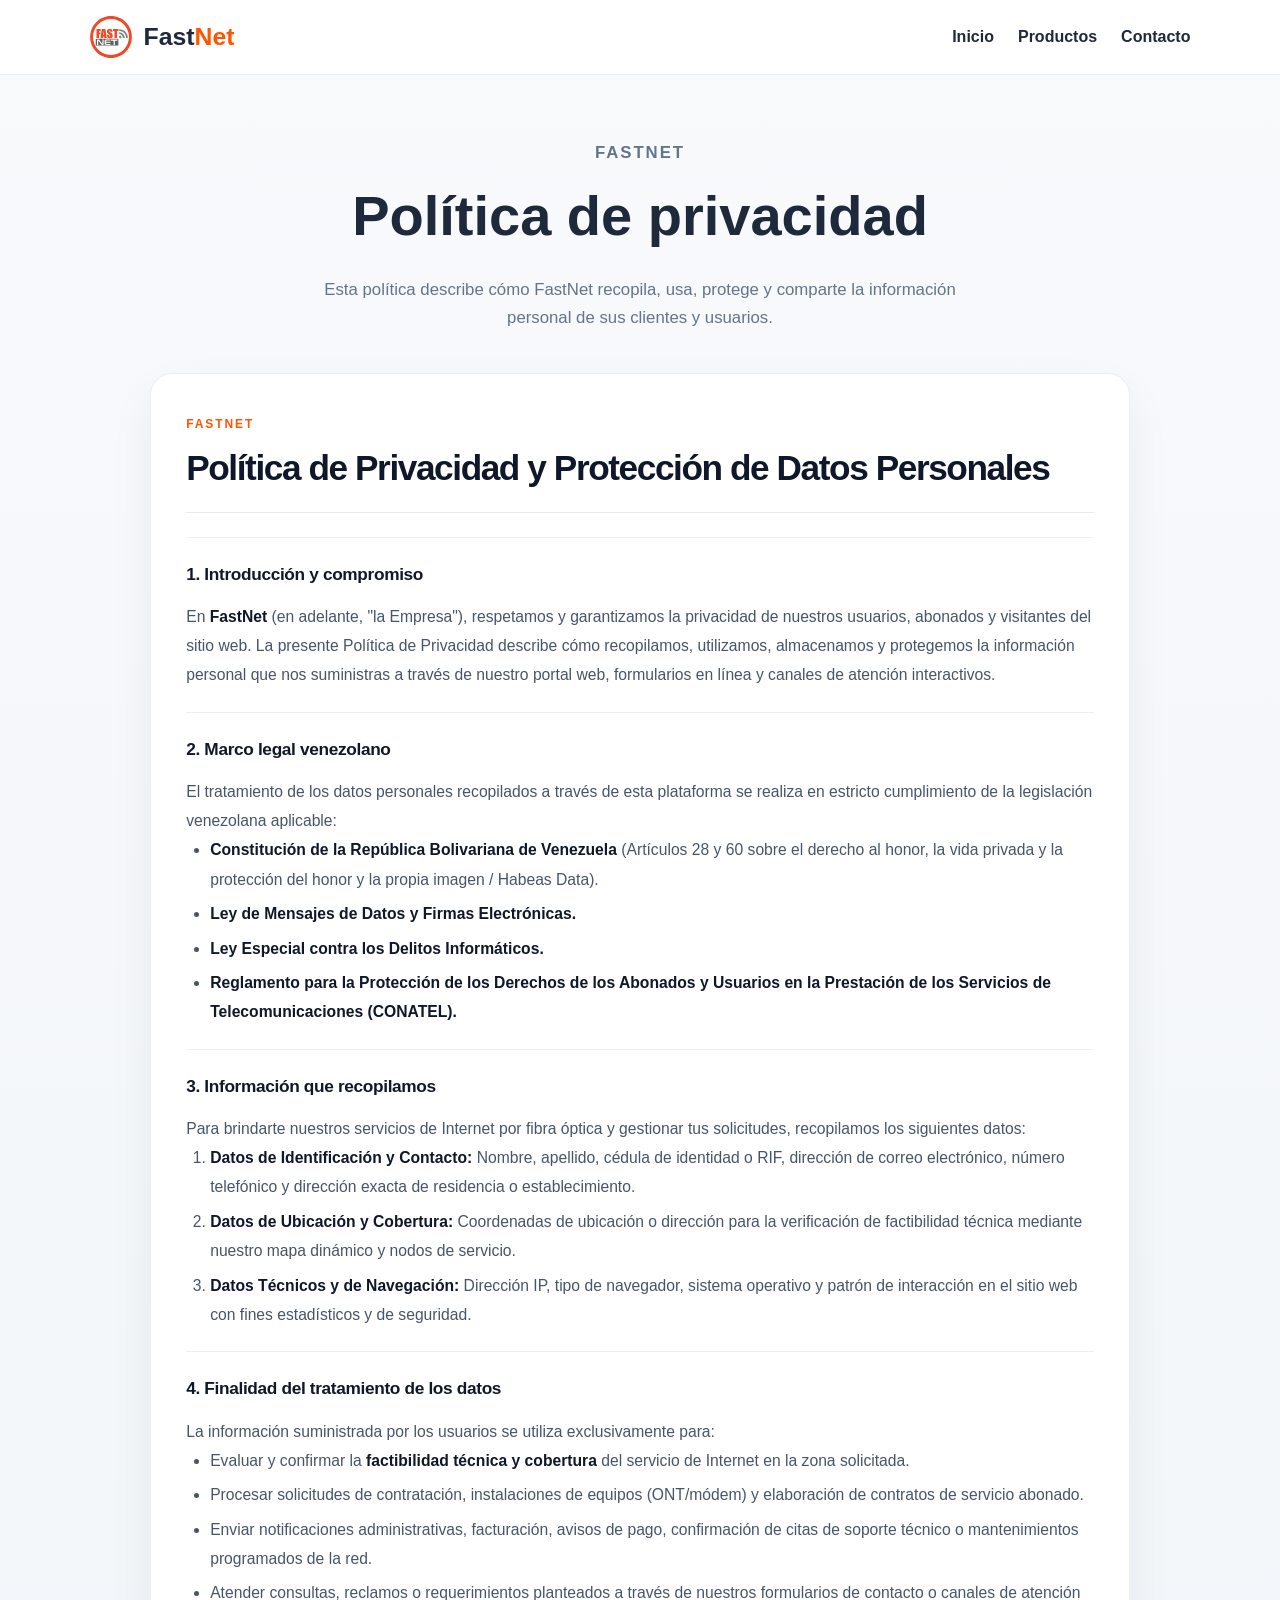
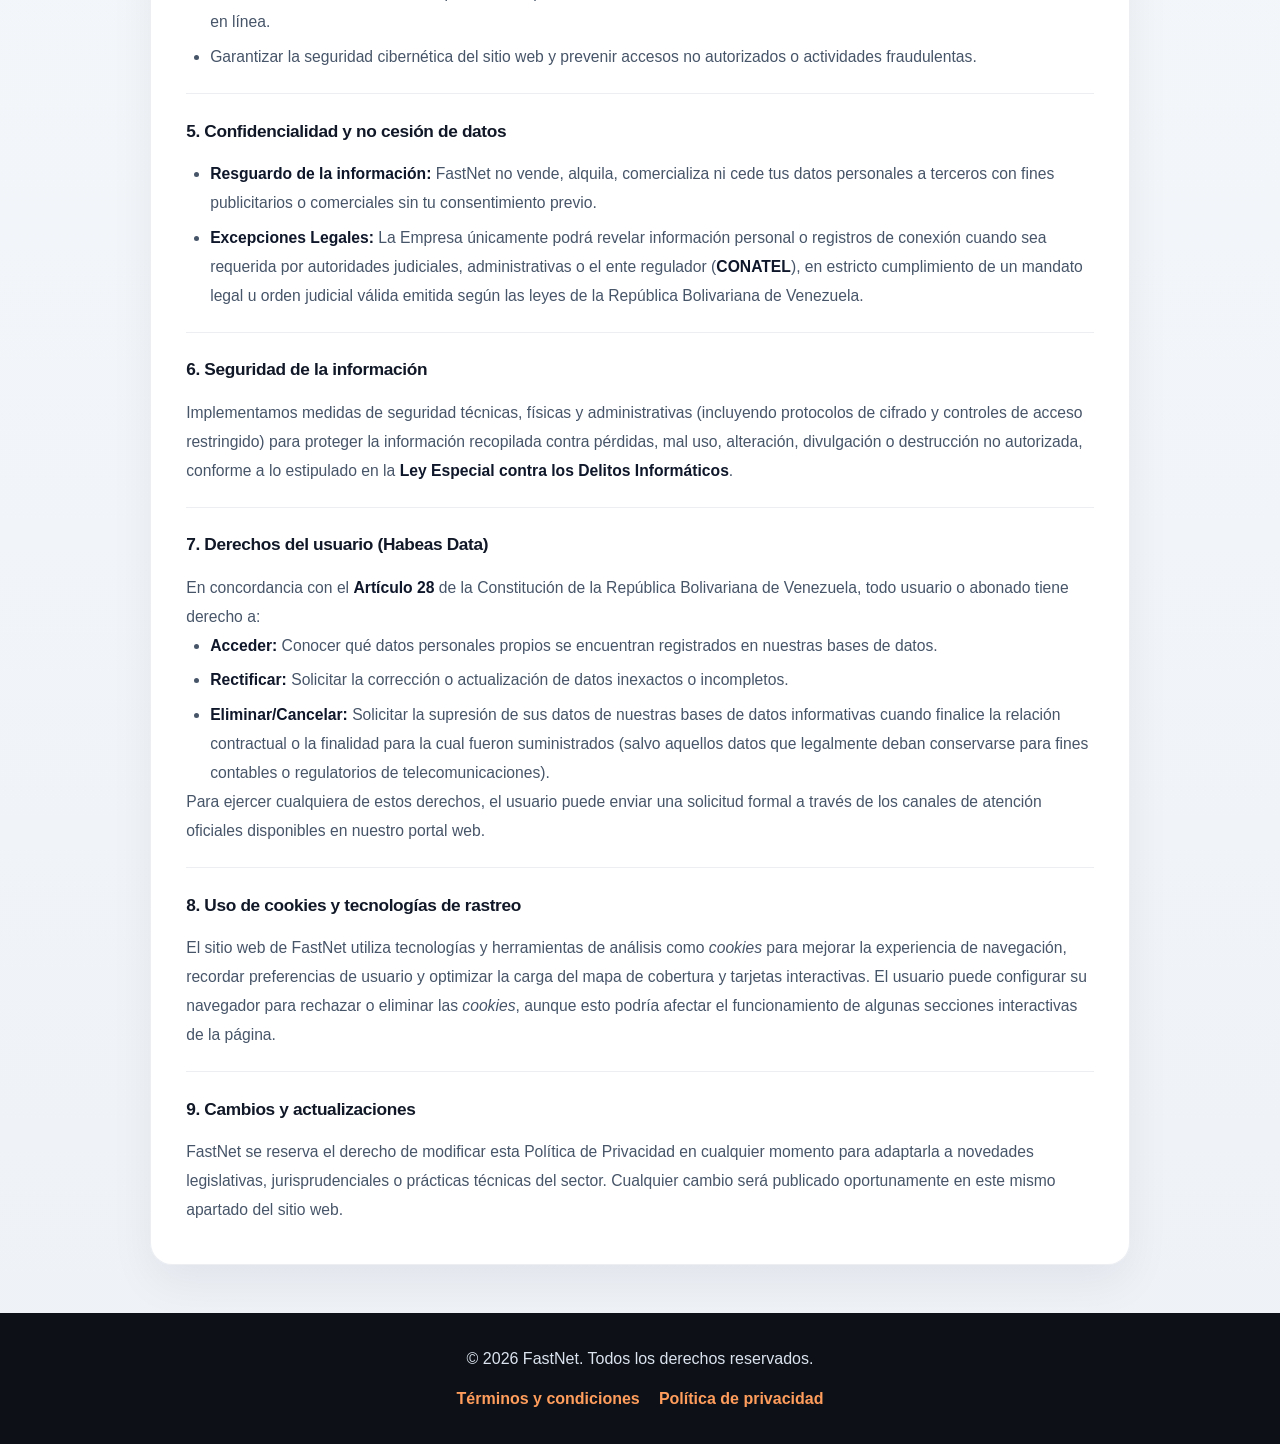
<file: pages/legal/politica-privacidad.html>
<!DOCTYPE html>
<html lang="es">
<head>
    <meta charset="UTF-8">
    <meta name="viewport" content="width=device-width, initial-scale=1.0">
    <title>Política de privacidad | FastNet</title>
    <link rel="stylesheet" href="./politica-privacidad.css">
    <link rel="icon" type="image/png" href="../../assets/img/LOGO-FASTNET-CIRCULAR.svg">
</head>
<body>
    <header class="legal-header">
        <div class="logo-container">
            <img src="../../assets/img/LOGO-FASTNET-CIRCULAR.svg" alt="FastNet Logo" id="Logotipo">
            <span class="logo-text">Fast<span>Net</span></span>
        </div>
        <nav class="legal-nav">
            <a href="../../index.html">Inicio</a>
            <a href="../public/productos.html">Productos</a>
            <a href="../public/contratar.html">Contacto</a>
        </nav>
    </header>

    <main class="legal-page">
        <section class="legal-hero">
            <p class="eyebrow">FastNet</p>
            <h1>Política de privacidad</h1>
            <p>Esta política describe cómo FastNet recopila, usa, protege y comparte la información personal de sus clientes y usuarios.</p>
        </section>

        <section class="legal-content">
            <article class="legal-document">
                <div class="legal-intro">
                    <p class="eyebrow">FastNet</p>
                    <h2>Política de Privacidad y Protección de Datos Personales</h2>
                </div>

                <div class="legal-block">
                    <h3>1. Introducción y compromiso</h3>
                    <p>En <strong>FastNet</strong> (en adelante, "la Empresa"), respetamos y garantizamos la privacidad de nuestros usuarios, abonados y visitantes del sitio web. La presente Política de Privacidad describe cómo recopilamos, utilizamos, almacenamos y protegemos la información personal que nos suministras a través de nuestro portal web, formularios en línea y canales de atención interactivos.</p>
                </div>

                <div class="legal-block">
                    <h3>2. Marco legal venezolano</h3>
                    <p>El tratamiento de los datos personales recopilados a través de esta plataforma se realiza en estricto cumplimiento de la legislación venezolana aplicable:</p>
                    <ul>
                        <li><strong>Constitución de la República Bolivariana de Venezuela</strong> (Artículos 28 y 60 sobre el derecho al honor, la vida privada y la protección del honor y la propia imagen / Habeas Data).</li>
                        <li><strong>Ley de Mensajes de Datos y Firmas Electrónicas.</strong></li>
                        <li><strong>Ley Especial contra los Delitos Informáticos.</strong></li>
                        <li><strong>Reglamento para la Protección de los Derechos de los Abonados y Usuarios en la Prestación de los Servicios de Telecomunicaciones (CONATEL).</strong></li>
                    </ul>
                </div>

                <div class="legal-block">
                    <h3>3. Información que recopilamos</h3>
                    <p>Para brindarte nuestros servicios de Internet por fibra óptica y gestionar tus solicitudes, recopilamos los siguientes datos:</p>
                    <ol>
                        <li><strong>Datos de Identificación y Contacto:</strong> Nombre, apellido, cédula de identidad o RIF, dirección de correo electrónico, número telefónico y dirección exacta de residencia o establecimiento.</li>
                        <li><strong>Datos de Ubicación y Cobertura:</strong> Coordenadas de ubicación o dirección para la verificación de factibilidad técnica mediante nuestro mapa dinámico y nodos de servicio.</li>
                        <li><strong>Datos Técnicos y de Navegación:</strong> Dirección IP, tipo de navegador, sistema operativo y patrón de interacción en el sitio web con fines estadísticos y de seguridad.</li>
                    </ol>
                </div>

                <div class="legal-block">
                    <h3>4. Finalidad del tratamiento de los datos</h3>
                    <p>La información suministrada por los usuarios se utiliza exclusivamente para:</p>
                    <ul>
                        <li>Evaluar y confirmar la <strong>factibilidad técnica y cobertura</strong> del servicio de Internet en la zona solicitada.</li>
                        <li>Procesar solicitudes de contratación, instalaciones de equipos (ONT/módem) y elaboración de contratos de servicio abonado.</li>
                        <li>Enviar notificaciones administrativas, facturación, avisos de pago, confirmación de citas de soporte técnico o mantenimientos programados de la red.</li>
                        <li>Atender consultas, reclamos o requerimientos planteados a través de nuestros formularios de contacto o canales de atención en línea.</li>
                        <li>Garantizar la seguridad cibernética del sitio web y prevenir accesos no autorizados o actividades fraudulentas.</li>
                    </ul>
                </div>

                <div class="legal-block">
                    <h3>5. Confidencialidad y no cesión de datos</h3>
                    <ul>
                        <li><strong>Resguardo de la información:</strong> FastNet no vende, alquila, comercializa ni cede tus datos personales a terceros con fines publicitarios o comerciales sin tu consentimiento previo.</li>
                        <li><strong>Excepciones Legales:</strong> La Empresa únicamente podrá revelar información personal o registros de conexión cuando sea requerida por autoridades judiciales, administrativas o el ente regulador (<strong>CONATEL</strong>), en estricto cumplimiento de un mandato legal u orden judicial válida emitida según las leyes de la República Bolivariana de Venezuela.</li>
                    </ul>
                </div>

                <div class="legal-block">
                    <h3>6. Seguridad de la información</h3>
                    <p>Implementamos medidas de seguridad técnicas, físicas y administrativas (incluyendo protocolos de cifrado y controles de acceso restringido) para proteger la información recopilada contra pérdidas, mal uso, alteración, divulgación o destrucción no autorizada, conforme a lo estipulado en la <strong>Ley Especial contra los Delitos Informáticos</strong>.</p>
                </div>

                <div class="legal-block">
                    <h3>7. Derechos del usuario (Habeas Data)</h3>
                    <p>En concordancia con el <strong>Artículo 28</strong> de la Constitución de la República Bolivariana de Venezuela, todo usuario o abonado tiene derecho a:</p>
                    <ul>
                        <li><strong>Acceder:</strong> Conocer qué datos personales propios se encuentran registrados en nuestras bases de datos.</li>
                        <li><strong>Rectificar:</strong> Solicitar la corrección o actualización de datos inexactos o incompletos.</li>
                        <li><strong>Eliminar/Cancelar:</strong> Solicitar la supresión de sus datos de nuestras bases de datos informativas cuando finalice la relación contractual o la finalidad para la cual fueron suministrados (salvo aquellos datos que legalmente deban conservarse para fines contables o regulatorios de telecomunicaciones).</li>
                    </ul>
                    <p>Para ejercer cualquiera de estos derechos, el usuario puede enviar una solicitud formal a través de los canales de atención oficiales disponibles en nuestro portal web.</p>
                </div>

                <div class="legal-block">
                    <h3>8. Uso de cookies y tecnologías de rastreo</h3>
                    <p>El sitio web de FastNet utiliza tecnologías y herramientas de análisis como <em>cookies</em> para mejorar la experiencia de navegación, recordar preferencias de usuario y optimizar la carga del mapa de cobertura y tarjetas interactivas. El usuario puede configurar su navegador para rechazar o eliminar las <em>cookies</em>, aunque esto podría afectar el funcionamiento de algunas secciones interactivas de la página.</p>
                </div>

                <div class="legal-block">
                    <h3>9. Cambios y actualizaciones</h3>
                    <p>FastNet se reserva el derecho de modificar esta Política de Privacidad en cualquier momento para adaptarla a novedades legislativas, jurisprudenciales o prácticas técnicas del sector. Cualquier cambio será publicado oportunamente en este mismo apartado del sitio web.</p>
                </div>
            </article>
        </section>
    </main>

    <footer class="legal-footer">
        <p>© 2026 FastNet. Todos los derechos reservados.</p>
        <div class="legal-footer-links">
            <a href="./terminos-condiciones.html">Términos y condiciones</a>
            <a href="./politica-privacidad.html">Política de privacidad</a>
        </div>
    </footer>
</body>
</html>
</file>
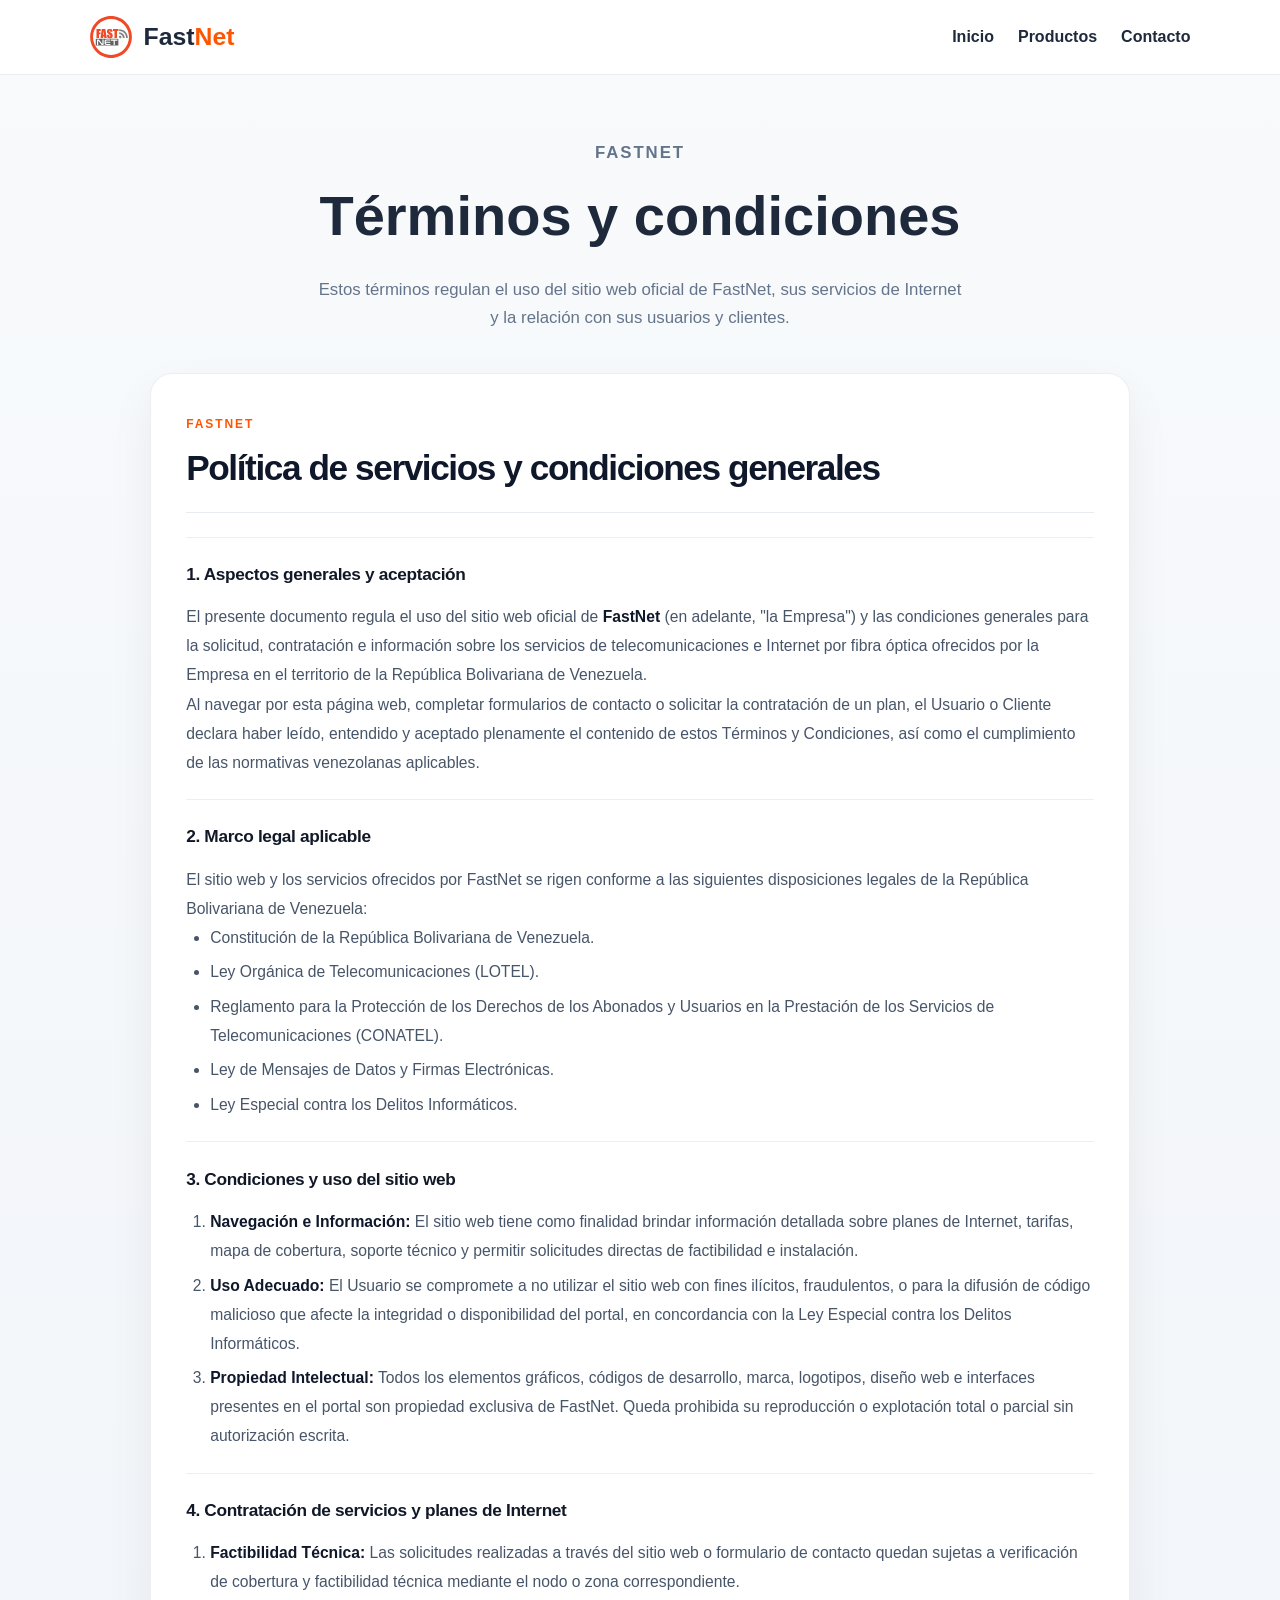
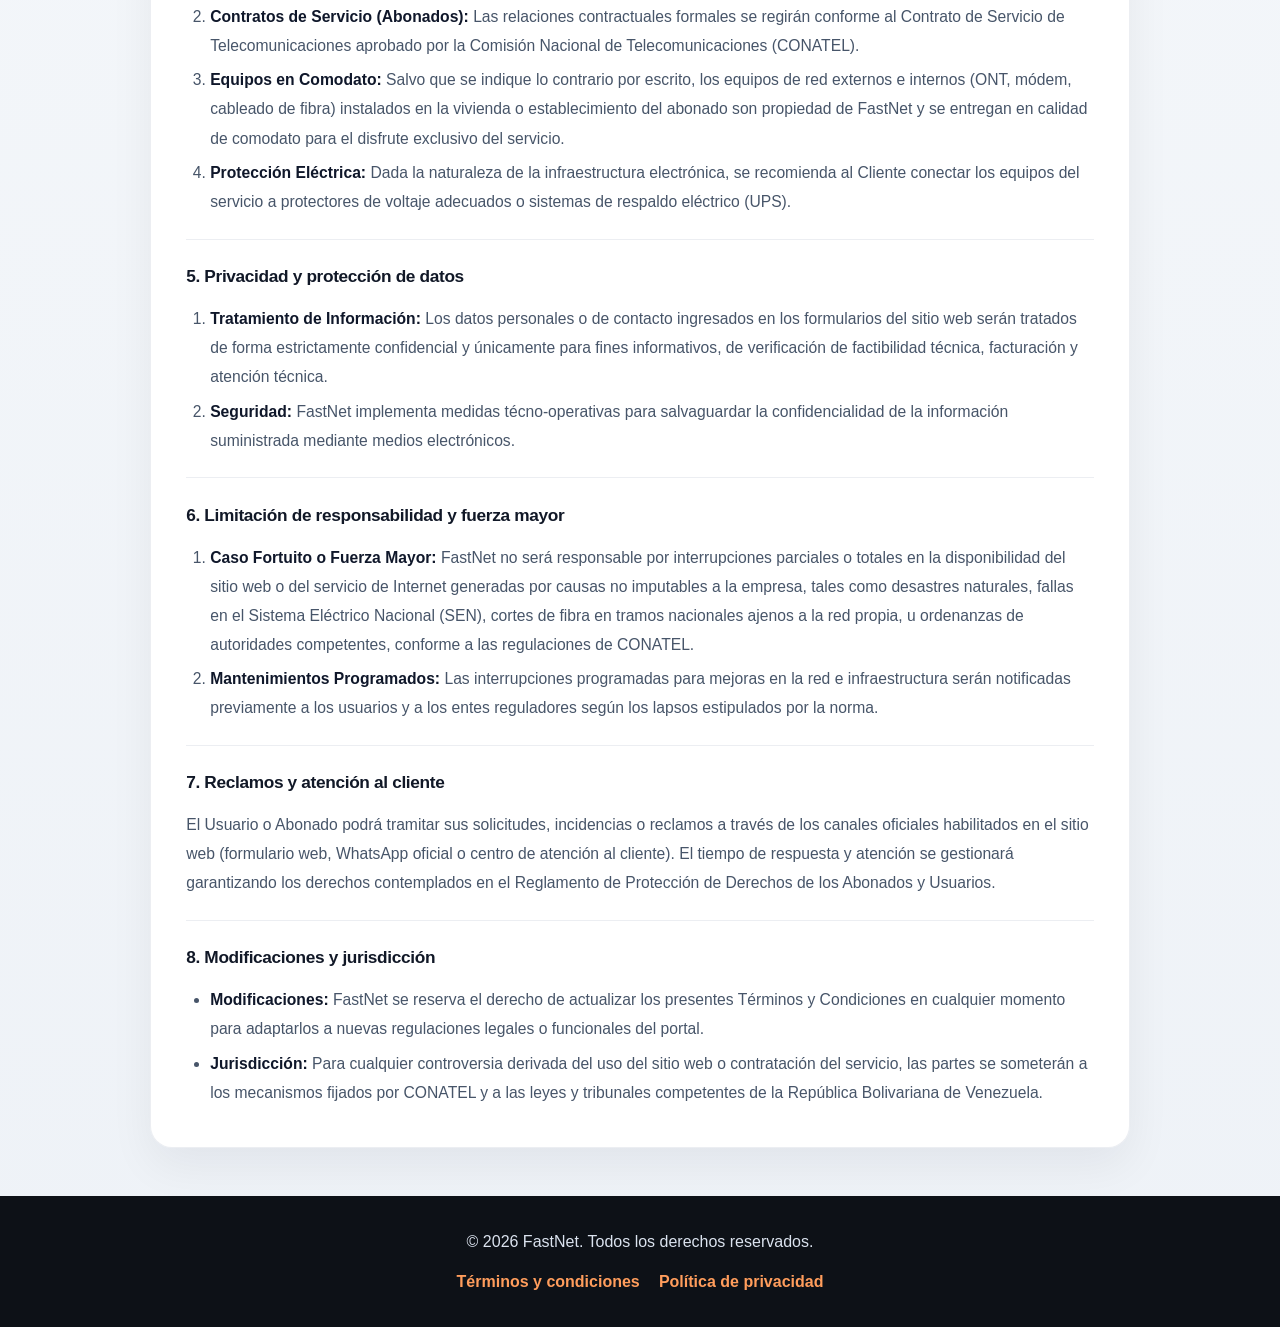
<file: pages/legal/terminos-condiciones.html>
<!DOCTYPE html>
<html lang="es">
<head>
    <meta charset="UTF-8">
    <meta name="viewport" content="width=device-width, initial-scale=1.0">
    <title>Términos y condiciones | FastNet</title>
    <link rel="stylesheet" href="./terminos-condiciones.css">
    <link rel="icon" type="image/png" href="../../assets/img/LOGO-FASTNET-CIRCULAR.svg">
</head>
<body>
    <header class="legal-header">
        <div class="logo-container">
            <img src="../../assets/img/LOGO-FASTNET-CIRCULAR.svg" alt="FastNet Logo" id="Logotipo">
            <span class="logo-text">Fast<span>Net</span></span>
        </div>
        <nav class="legal-nav">
            <a href="../../index.html">Inicio</a>
            <a href="../public/productos.html">Productos</a>
            <a href="../public/contratar.html">Contacto</a>
        </nav>
    </header>

    <main class="legal-page">
        <section class="legal-hero">
            <p class="eyebrow">FastNet</p>
            <h1>Términos y condiciones</h1>
            <p>Estos términos regulan el uso del sitio web oficial de FastNet, sus servicios de Internet y la relación con sus usuarios y clientes.</p>
        </section>

        <section class="legal-content">
            <article class="legal-document">
                <div class="legal-intro">
                    <p class="eyebrow">FastNet</p>
                    <h2>Política de servicios y condiciones generales</h2>
                </div>

                <div class="legal-block">
                    <h3>1. Aspectos generales y aceptación</h3>
                    <p>El presente documento regula el uso del sitio web oficial de <strong>FastNet</strong> (en adelante, "la Empresa") y las condiciones generales para la solicitud, contratación e información sobre los servicios de telecomunicaciones e Internet por fibra óptica ofrecidos por la Empresa en el territorio de la República Bolivariana de Venezuela.</p>
                    <p>Al navegar por esta página web, completar formularios de contacto o solicitar la contratación de un plan, el Usuario o Cliente declara haber leído, entendido y aceptado plenamente el contenido de estos Términos y Condiciones, así como el cumplimiento de las normativas venezolanas aplicables.</p>
                </div>

                <div class="legal-block">
                    <h3>2. Marco legal aplicable</h3>
                    <p>El sitio web y los servicios ofrecidos por FastNet se rigen conforme a las siguientes disposiciones legales de la República Bolivariana de Venezuela:</p>
                    <ul>
                        <li>Constitución de la República Bolivariana de Venezuela.</li>
                        <li>Ley Orgánica de Telecomunicaciones (LOTEL).</li>
                        <li>Reglamento para la Protección de los Derechos de los Abonados y Usuarios en la Prestación de los Servicios de Telecomunicaciones (CONATEL).</li>
                        <li>Ley de Mensajes de Datos y Firmas Electrónicas.</li>
                        <li>Ley Especial contra los Delitos Informáticos.</li>
                    </ul>
                </div>

                <div class="legal-block">
                    <h3>3. Condiciones y uso del sitio web</h3>
                    <ol>
                        <li><strong>Navegación e Información:</strong> El sitio web tiene como finalidad brindar información detallada sobre planes de Internet, tarifas, mapa de cobertura, soporte técnico y permitir solicitudes directas de factibilidad e instalación.</li>
                        <li><strong>Uso Adecuado:</strong> El Usuario se compromete a no utilizar el sitio web con fines ilícitos, fraudulentos, o para la difusión de código malicioso que afecte la integridad o disponibilidad del portal, en concordancia con la Ley Especial contra los Delitos Informáticos.</li>
                        <li><strong>Propiedad Intelectual:</strong> Todos los elementos gráficos, códigos de desarrollo, marca, logotipos, diseño web e interfaces presentes en el portal son propiedad exclusiva de FastNet. Queda prohibida su reproducción o explotación total o parcial sin autorización escrita.</li>
                    </ol>
                </div>

                <div class="legal-block">
                    <h3>4. Contratación de servicios y planes de Internet</h3>
                    <ol>
                        <li><strong>Factibilidad Técnica:</strong> Las solicitudes realizadas a través del sitio web o formulario de contacto quedan sujetas a verificación de cobertura y factibilidad técnica mediante el nodo o zona correspondiente.</li>
                        <li><strong>Contratos de Servicio (Abonados):</strong> Las relaciones contractuales formales se regirán conforme al Contrato de Servicio de Telecomunicaciones aprobado por la Comisión Nacional de Telecomunicaciones (CONATEL).</li>
                        <li><strong>Equipos en Comodato:</strong> Salvo que se indique lo contrario por escrito, los equipos de red externos e internos (ONT, módem, cableado de fibra) instalados en la vivienda o establecimiento del abonado son propiedad de FastNet y se entregan en calidad de comodato para el disfrute exclusivo del servicio.</li>
                        <li><strong>Protección Eléctrica:</strong> Dada la naturaleza de la infraestructura electrónica, se recomienda al Cliente conectar los equipos del servicio a protectores de voltaje adecuados o sistemas de respaldo eléctrico (UPS).</li>
                    </ol>
                </div>

                <div class="legal-block">
                    <h3>5. Privacidad y protección de datos</h3>
                    <ol>
                        <li><strong>Tratamiento de Información:</strong> Los datos personales o de contacto ingresados en los formularios del sitio web serán tratados de forma estrictamente confidencial y únicamente para fines informativos, de verificación de factibilidad técnica, facturación y atención técnica.</li>
                        <li><strong>Seguridad:</strong> FastNet implementa medidas técno-operativas para salvaguardar la confidencialidad de la información suministrada mediante medios electrónicos.</li>
                    </ol>
                </div>

                <div class="legal-block">
                    <h3>6. Limitación de responsabilidad y fuerza mayor</h3>
                    <ol>
                        <li><strong>Caso Fortuito o Fuerza Mayor:</strong> FastNet no será responsable por interrupciones parciales o totales en la disponibilidad del sitio web o del servicio de Internet generadas por causas no imputables a la empresa, tales como desastres naturales, fallas en el Sistema Eléctrico Nacional (SEN), cortes de fibra en tramos nacionales ajenos a la red propia, u ordenanzas de autoridades competentes, conforme a las regulaciones de CONATEL.</li>
                        <li><strong>Mantenimientos Programados:</strong> Las interrupciones programadas para mejoras en la red e infraestructura serán notificadas previamente a los usuarios y a los entes reguladores según los lapsos estipulados por la norma.</li>
                    </ol>
                </div>

                <div class="legal-block">
                    <h3>7. Reclamos y atención al cliente</h3>
                    <p>El Usuario o Abonado podrá tramitar sus solicitudes, incidencias o reclamos a través de los canales oficiales habilitados en el sitio web (formulario web, WhatsApp oficial o centro de atención al cliente). El tiempo de respuesta y atención se gestionará garantizando los derechos contemplados en el Reglamento de Protección de Derechos de los Abonados y Usuarios.</p>
                </div>

                <div class="legal-block">
                    <h3>8. Modificaciones y jurisdicción</h3>
                    <ul>
                        <li><strong>Modificaciones:</strong> FastNet se reserva el derecho de actualizar los presentes Términos y Condiciones en cualquier momento para adaptarlos a nuevas regulaciones legales o funcionales del portal.</li>
                        <li><strong>Jurisdicción:</strong> Para cualquier controversia derivada del uso del sitio web o contratación del servicio, las partes se someterán a los mecanismos fijados por CONATEL y a las leyes y tribunales competentes de la República Bolivariana de Venezuela.</li>
                    </ul>
                </div>
            </article>
        </section>
    </main>

    <footer class="legal-footer">
        <p>© 2026 FastNet. Todos los derechos reservados.</p>
        <div class="legal-footer-links">
            <a href="./terminos-condiciones.html">Términos y condiciones</a>
            <a href="./politica-privacidad.html">Política de privacidad</a>
        </div>
    </footer>
</body>
</html>
</file>
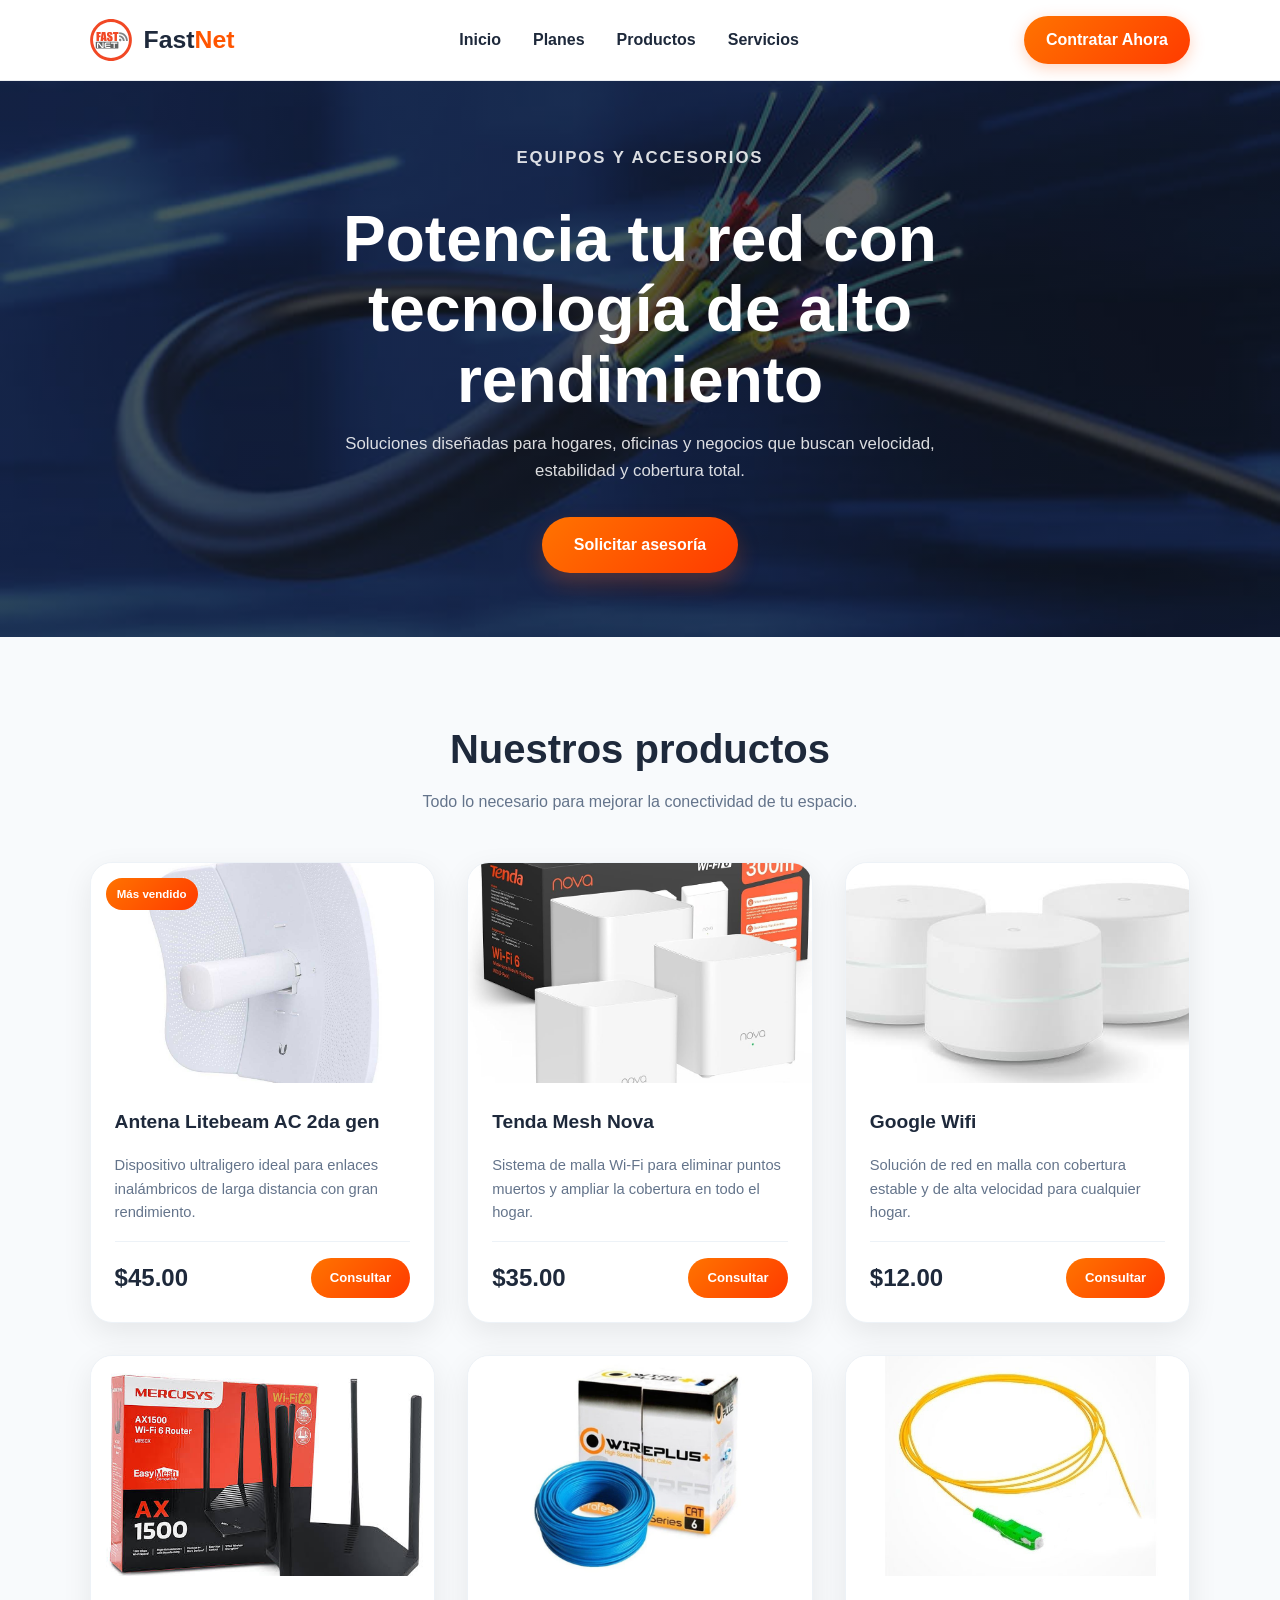
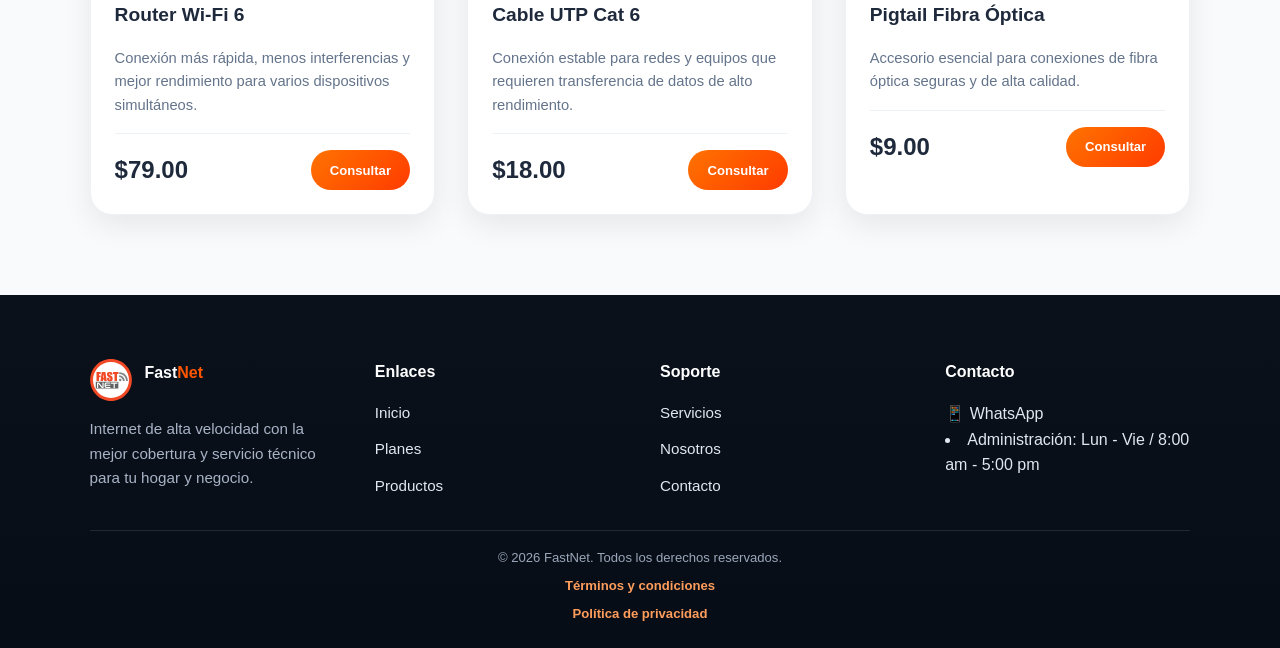
<file: pages/public/productos.html>
<!DOCTYPE html>
<html lang="es">
<head>
    <meta charset="UTF-8">
    <meta name="viewport" content="width=device-width, initial-scale=1.0">
    <title>FastNet | Productos</title>
    <link rel="stylesheet" href="./productos.css">
    <link rel="icon" type="image/png" href="../../assets/img/LOGO-FASTNET-CIRCULAR.svg">
</head>
<body>
    <header class="productos-header">
        <div class="logo-container">
            <img src="../../assets/img/LOGO-FASTNET-CIRCULAR.svg" alt="FastNet Logo" id="Logotipo">
            <span class="logo-text">Fast<span>Net</span></span>
        </div>

        <nav class="productos-nav">
            <ul>
                <li><a href="../../index.html">Inicio</a></li>
                <li><a href="../../index.html#planes">Planes</a></li>
                <li><a href="../../index.html#productos">Productos</a></li>
                <li><a href="../../index.html#servicios">Servicios</a></li>
            </ul>
        </nav>

        <a href="contratar.html" class="btn-header">Contratar Ahora</a>
    </header>

    <main class="productos-page">
        <section class="page-banner">
            <div class="banner-content">
                <p class="eyebrow">Equipos y accesorios</p>
                <h1>Potencia tu red con tecnología de alto rendimiento</h1>
                <p>Soluciones diseñadas para hogares, oficinas y negocios que buscan velocidad, estabilidad y cobertura total.</p>
                <a href="contratar.html" class="btn-primary">Solicitar asesoría</a>
            </div>
        </section>

        <section class="catalogo">
            <div class="section-title">
                <h2>Nuestros productos</h2>
                <p>Todo lo necesario para mejorar la conectividad de tu espacio.</p>
            </div>

            <div class="productos-grid">
                <article class="producto-card">
                    <span class="producto-badge">Más vendido</span>
                    <div class="producto-img">
                        <img src="../../assets/img/Antena Litebeam AC 2da gen..jpg" alt="Antena Litebeam AC 2da gen">
                    </div>
                    <div class="producto-info">
                        <h3>Antena Litebeam AC 2da gen</h3>
                        <p>Dispositivo ultraligero ideal para enlaces inalámbricos de larga distancia con gran rendimiento.</p>
                        <div class="producto-footer">
                            <span class="producto-price">$45.00</span>
                            <a href="contratar.html" class="btn-producto">Consultar</a>
                        </div>
                    </div>
                </article>

                <article class="producto-card">
                    <div class="producto-img">
                        <img src="../../assets/img/Tenda Mesh Nova.jpg" alt="Tenda Mesh Nova">
                    </div>
                    <div class="producto-info">
                        <h3>Tenda Mesh Nova</h3>
                        <p>Sistema de malla Wi-Fi para eliminar puntos muertos y ampliar la cobertura en todo el hogar.</p>
                        <div class="producto-footer">
                            <span class="producto-price">$35.00</span>
                            <a href="contratar.html" class="btn-producto">Consultar</a>
                        </div>
                    </div>
                </article>

                <article class="producto-card">
                    <div class="producto-img">
                        <img src="../../assets/img/Google Wifi.jpeg" alt="Google Wifi">
                    </div>
                    <div class="producto-info">
                        <h3>Google Wifi</h3>
                        <p>Solución de red en malla con cobertura estable y de alta velocidad para cualquier hogar.</p>
                        <div class="producto-footer">
                            <span class="producto-price">$12.00</span>
                            <a href="contratar.html" class="btn-producto">Consultar</a>
                        </div>
                    </div>
                </article>

                <article class="producto-card">
                    <div class="producto-img">
                        <img src="../../assets/img/Wifi Router 6.jpeg" alt="Router Wi‑Fi 6">
                    </div>
                    <div class="producto-info">
                        <h3>Router Wi‑Fi 6</h3>
                        <p>Conexión más rápida, menos interferencias y mejor rendimiento para varios dispositivos simultáneos.</p>
                        <div class="producto-footer">
                            <span class="producto-price">$79.00</span>
                            <a href="contratar.html" class="btn-producto">Consultar</a>
                        </div>
                    </div>
                </article>

                <article class="producto-card">
                    <div class="producto-img">
                        <img src="../../assets/img/CableUTP.jpg" alt="Cable UTP Cat 6">
                    </div>
                    <div class="producto-info">
                        <h3>Cable UTP Cat 6</h3>
                        <p>Conexión estable para redes y equipos que requieren transferencia de datos de alto rendimiento.</p>
                        <div class="producto-footer">
                            <span class="producto-price">$18.00</span>
                            <a href="contratar.html" class="btn-producto">Consultar</a>
                        </div>
                    </div>
                </article>

                <article class="producto-card">
                    <div class="producto-img">
                        <img src="../../assets/img/PigtailFibraÓptica.jpg" alt="Pigtail fibra óptica">
                    </div>
                    <div class="producto-info">
                        <h3>Pigtail Fibra Óptica</h3>
                        <p>Accesorio esencial para conexiones de fibra óptica seguras y de alta calidad.</p>
                        <div class="producto-footer">
                            <span class="producto-price">$9.00</span>
                            <a href="contratar.html" class="btn-producto">Consultar</a>
                        </div>
                    </div>
                </article>
            </div>
        </section>
    </main>

    <footer class="site-footer">
        <div class="footer-container">
            <div class="footer-brand">
                <div class="footer-brand-row">
                    <img src="../../assets/img/LOGO-FASTNET-CIRCULAR.svg" alt="FastNet Logo" class="footer-logo">
                    <h4>Fast<span>Net</span></h4>
                </div>
                <p>Internet de alta velocidad con la mejor cobertura y servicio técnico para tu hogar y negocio.</p>
            </div>

            <div class="footer-links">
                <h4>Enlaces</h4>
                <ul>
                    <li><a href="../../index.html">Inicio</a></li>
                    <li><a href="../../index.html#planes">Planes</a></li>
                    <li><a href="../../index.html#productos">Productos</a></li>
                </ul>
            </div>

            <div class="footer-links">
                <h4>Soporte</h4>
                <ul>
                    <li><a href="../../index.html#servicios">Servicios</a></li>
                    <li><a href="../../index.html#nosotros">Nosotros</a></li>
                    <li><a href="contratar.html">Contacto</a></li>
                </ul>
            </div>

            <div class="footer-whatsapp">
                <h4>Contacto</h4>
                <a href="https://wa.me/521234567890" class="whatsapp-link">📱 WhatsApp</a>
                <li>Administración: Lun - Vie / 8:00 am - 5:00 pm</li>
            </div>
        </div>

        <div class="footer-bottom">
            <span>© 2026 FastNet. Todos los derechos reservados.</span>
            <a href="../legal/terminos-condiciones.html" class="footer-legal-link">Términos y condiciones</a>
            <a href="../legal/politica-privacidad.html" class="footer-legal-link">Política de privacidad</a>
        </div>
    </footer>
</body>
</html>
</file>
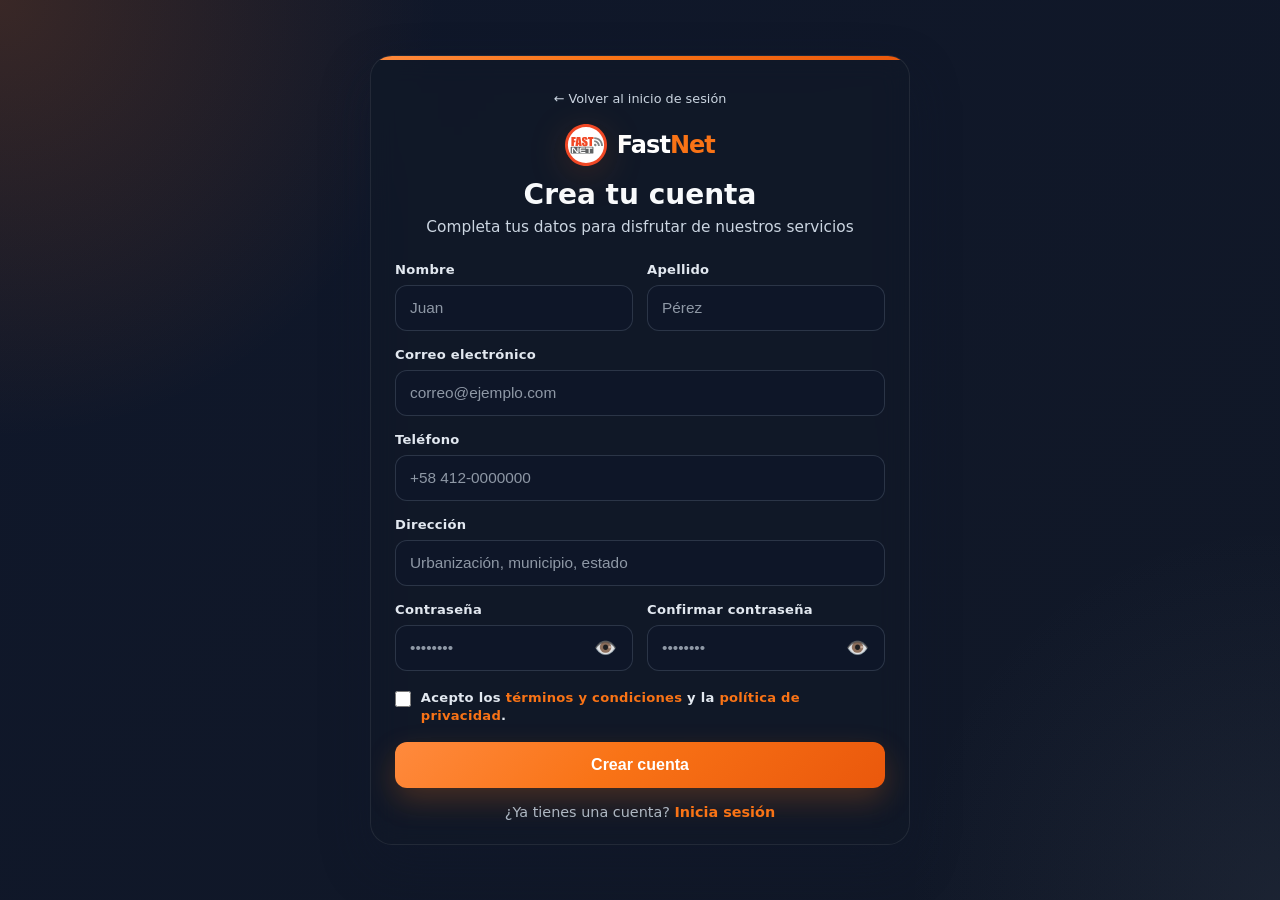
<file: pages/auth/Login/register.html>
<!DOCTYPE html>
<html lang="es">
<head>
    <meta charset="UTF-8">
    <meta name="viewport" content="width=device-width, initial-scale=1.0">
    <title>Registro - FastNet</title>
    <link rel="stylesheet" href="register.css">
    <link rel="icon" type="image/png" href="../../../assets/img/LOGO-FASTNET-CIRCULAR.svg">
</head>
<body>

    <div class="register-wrapper">
        <div class="register-card">
            <div class="register-header">
                <a href="sesion.html" class="back-link">← Volver al inicio de sesión</a>
                <div class="logo-container">
                    <img src="../../../assets/img/LOGO-FASTNET-CIRCULAR.svg" alt="FastNet Logo" class="register-logo">
                    <span class="logo-text">Fast<span>Net</span></span>
                </div>
                <h1>Crea tu cuenta</h1>
                <p>Completa tus datos para disfrutar de nuestros servicios</p>
            </div>

            <form id="registerForm" class="register-form">
                <!-- Nombre y Apellido -->
                <div class="form-row">
                    <div class="form-group">
                        <label for="nombre">Nombre</label>
                        <input type="text" id="nombre" name="nombre" required placeholder="Juan">
                    </div>
                    <div class="form-group">
                        <label for="apellido">Apellido</label>
                        <input type="text" id="apellido" name="apellido" required placeholder="Pérez">
                    </div>
                </div>

                <!-- Email -->
                <div class="form-group">
                    <label for="email">Correo electrónico</label>
                    <input type="email" id="email" name="email" required placeholder="correo@ejemplo.com">
                </div>

                <!-- Teléfono -->
                <div class="form-group">
                    <label for="telefono">Teléfono</label>
                    <input type="tel" id="telefono" name="telefono" required placeholder="+58 412-0000000">
                </div>

                <!-- Dirección -->
                <div class="form-group">
                    <label for="direccion">Dirección</label>
                    <input type="text" id="direccion" name="direccion" placeholder="Urbanización, municipio, estado">
                </div>

                <!-- Contraseña -->
                <div class="form-row">
                    <div class="form-group">
                        <label for="password">Contraseña</label>
                        <div class="password-field">
                            <input type="password" id="password" name="password" required placeholder="••••••••">
                            <button type="button" class="toggle-password" data-target="password" aria-label="Mostrar contraseña">👁️</button>
                        </div>
                    </div>
                    <div class="form-group">
                        <label for="confirmar">Confirmar contraseña</label>
                        <div class="password-field">
                            <input type="password" id="confirmar" name="confirmar" required placeholder="••••••••">
                            <button type="button" class="toggle-password" data-target="confirmar" aria-label="Mostrar contraseña">👁️</button>
                        </div>
                    </div>
                </div>

                <!-- Aceptar términos -->
                <div class="form-group checkbox-group">
                  <label class="checkbox-label">
                  <input type="checkbox" id="terminos" required>
                  <span>Acepto los <a href="../../legal/terminos-condiciones.html">términos y condiciones</a> y la <a href="../../legal/politica-privacidad.html">política de privacidad</a>.</span>
              </label>
             </div>

                <button type="submit" class="btn-register">Crear cuenta</button>

                <p class="login-link">¿Ya tienes una cuenta? <a href="sesion.html">Inicia sesión</a></p>
            </form>
        </div>
    </div>

    <script type="module" src="../../../assets/js/modules/register-page.js"></script>
</body>
</html>
</file>
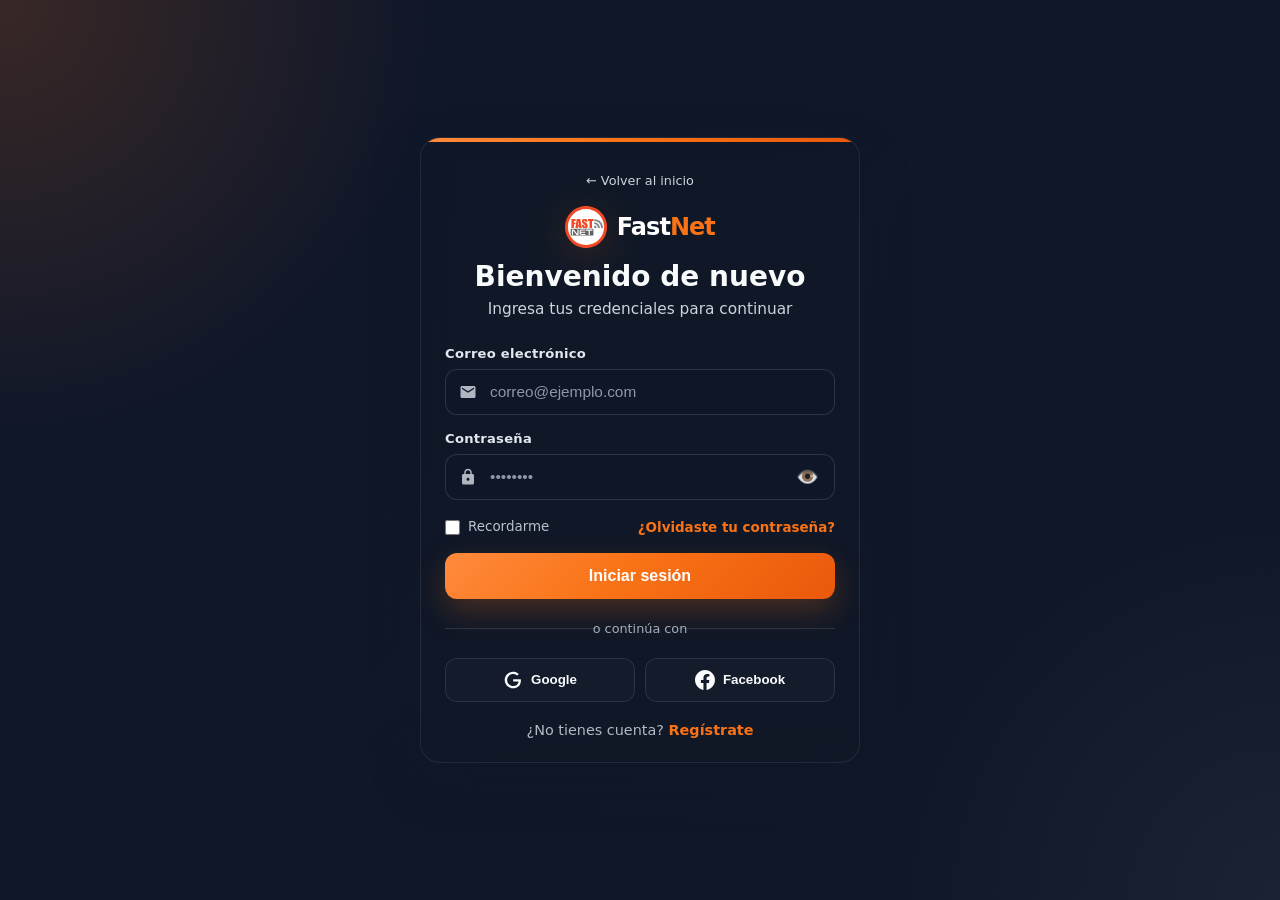
<file: pages/auth/Login/sesion.html>
<!DOCTYPE html>
<html lang="es">
<head>
    <meta charset="UTF-8">
    <meta name="viewport" content="width=device-width, initial-scale=1.0">
    <title>Iniciar Sesión - FastNet</title>
    <link rel="stylesheet" href="sesion.css">
    <link rel="icon" type="image/png" href="../../../assets/img/LOGO-FASTNET-CIRCULAR.svg">
</head>
<body>

    <!-- Contenedor centrado -->
    <div class="login-wrapper">
        <!-- Tarjeta de login -->
        <div class="login-card">
            <div class="login-header">
                <a href="../../../index.html" class="back-link">← Volver al inicio</a>
                <div class="logo-container">
                    <img src="../../../assets/img/LOGO-FASTNET-CIRCULAR.svg" alt="FastNet Logo" class="login-logo">
                    <span class="logo-text">Fast<span>Net</span></span>
                </div>
                <h1>Bienvenido de nuevo</h1>
                <p>Ingresa tus credenciales para continuar</p>
            </div>

            <!-- Formulario de login -->
            <form id="loginForm" class="login-form">
                <div class="form-group">
                    <label for="email">Correo electrónico</label>
                    <div class="input-icon">
                        <svg viewBox="0 0 24 24" width="18" height="18" fill="currentColor"><path d="M20 4H4c-1.1 0-1.99.9-1.99 2L2 18c0 1.1.9 2 2 2h16c1.1 0 2-.9 2-2V6c0-1.1-.9-2-2-2zm0 4l-8 5-8-5V6l8 5 8-5v2z"/></svg>
                        <input type="email" id="email" name="email" required placeholder="correo@ejemplo.com">
                    </div>
                </div>

                <div class="form-group">
                    <label for="password">Contraseña</label>
                    <div class="input-icon">
                        <svg viewBox="0 0 24 24" width="18" height="18" fill="currentColor"><path d="M18 8h-1V6c0-2.76-2.24-5-5-5S7 3.24 7 6v2H6c-1.1 0-2 .9-2 2v10c0 1.1.9 2 2 2h12c1.1 0 2-.9 2-2V10c0-1.1-.9-2-2-2zm-6 9c-1.1 0-2-.9-2-2s.9-2 2-2 2 .9 2 2-.9 2-2 2zm3.1-9H8.9V6c0-1.71 1.39-3.1 3.1-3.1 1.71 0 3.1 1.39 3.1 3.1v2z"/></svg>
                        <input type="password" id="password" name="password" required placeholder="••••••••">
                        <button type="button" class="toggle-password" data-target="password" aria-label="Mostrar contraseña">👁️</button>
                    </div>
                </div>

                <div class="form-options">
                    <label class="checkbox-label">
                        <input type="checkbox" name="remember" id="remember"> Recordarme
                    </label>
                    <a href="#" class="forgot-link">¿Olvidaste tu contraseña?</a>
                </div>

                <button type="submit" class="btn-login">Iniciar sesión</button>

                <div class="login-divider">
                    <span>o continúa con</span>
                </div>

                <div class="social-login">
                    <button type="button" class="btn-social google">
                        <svg viewBox="0 0 24 24" width="20" height="20" fill="currentColor"><path d="M21.35 11.1h-9.17v2.73h6.51c-.33 3.81-3.5 5.44-6.5 5.44C8.36 19.27 5 16.25 5 12c0-4.1 3.2-7.27 7.2-7.27 3.09 0 4.9 1.97 4.9 1.97L19 4.72S16.56 2 12.1 2C6.42 2 2.03 6.8 2.03 12c0 5.05 4.13 10 10.22 10 5.35 0 9.25-3.67 9.25-9.09 0-1.15-.15-1.81-.15-1.81z"/></svg>
                        Google
                    </button>
                    <button type="button" class="btn-social facebook">
                        <svg viewBox="0 0 24 24" width="20" height="20" fill="currentColor"><path d="M24 12.073c0-6.627-5.373-12-12-12s-12 5.373-12 12c0 5.99 4.388 10.954 10.125 11.854v-8.385H7.078v-3.47h3.047V9.43c0-3.007 1.792-4.669 4.533-4.669 1.312 0 2.686.235 2.686.235v2.953H15.83c-1.491 0-1.956.925-1.956 1.874v2.25h3.328l-.532 3.47h-2.796v8.385C19.612 23.027 24 18.062 24 12.073z"/></svg>
                        Facebook
                    </button>
                </div>

                <p class="register-link">¿No tienes cuenta? <a href="register.html">Regístrate</a></p>
            </form>
        </div>
    </div>

    <script type="module" src="../../../assets/js/modules/login-page.js"></script>
</body>
</html>
</file>
<file: pages/legal/politica-privacidad.css>
:root {
    --primary-orange: #ff5500;
    --primary-hover: #e04a00;
    --dark-bg: #0d1117;
    --text-main: #1e293b;
    --text-muted: #64748b;
    --shadow-soft: 0 10px 30px rgba(0,0,0,0.08);
}

* {
    margin: 0;
    padding: 0;
    box-sizing: border-box;
}

body {
    font-family: 'Segoe UI', Tahoma, Geneva, Verdana, sans-serif;
    background: linear-gradient(180deg, #f8fafc 0%, #eef2f7 100%);
    color: var(--text-main);
    line-height: 1.7;
}

a {
    text-decoration: none;
}

.legal-header {
    display: flex;
    justify-content: space-between;
    align-items: center;
    padding: 1rem 7%;
    background: rgba(255,255,255,0.9);
    border-bottom: 1px solid rgba(148,163,184,0.2);
    position: sticky;
    top: 0;
    z-index: 10;
    backdrop-filter: blur(10px);
}

.logo-container {
    display: flex;
    align-items: center;
    gap: 0.75rem;
}

#Logotipo {
    width: 42px;
    height: 42px;
}

.logo-text {
    font-size: 1.55rem;
    font-weight: 900;
    color: var(--text-main);
}

.logo-text span {
    color: var(--primary-orange);
}

.legal-nav {
    display: flex;
    gap: 1.5rem;
    align-items: center;
}

.legal-nav a {
    color: var(--text-main);
    font-weight: 700;
    transition: color 0.2s ease;
}

.legal-nav a:hover {
    color: var(--primary-orange);
}

.legal-page {
    max-width: 1100px;
    margin: 0 auto;
    padding: 4rem 1.5rem 3rem;
}

.legal-hero {
    text-align: center;
    margin-bottom: 2.5rem;
}

.eyebrow {
    color: var(--primary-orange);
    text-transform: uppercase;
    letter-spacing: 0.12rem;
    font-size: 0.75rem;
    font-weight: 800;
    margin-bottom: 0.7rem;
}

.legal-hero h1 {
    font-size: clamp(2.2rem, 5vw, 3.5rem);
    margin-bottom: 0.8rem;
    color: var(--text-main);
}

.legal-hero p {
    color: var(--text-muted);
    max-width: 650px;
    margin: 0 auto;
    font-size: 1.05rem;
}

.legal-content {
    max-width: 980px;
    margin: 0 auto;
}

.legal-document {
    background: rgba(255,255,255,0.96);
    border: 1px solid rgba(148, 163, 184, 0.18);
    border-radius: 22px;
    box-shadow: 0 18px 45px rgba(15, 23, 42, 0.06);
    padding: 2.5rem 2.2rem;
}

.legal-intro {
    border-bottom: 1px solid rgba(148, 163, 184, 0.22);
    padding-bottom: 1.3rem;
    margin-bottom: 1.5rem;
}

.legal-intro h2 {
    font-size: clamp(1.5rem, 3vw, 2.2rem);
    color: #0f172a;
    line-height: 1.3;
    letter-spacing: -0.04em;
}

.legal-block {
    padding-top: 1.4rem;
    margin-top: 1.4rem;
    border-top: 1px solid rgba(148, 163, 184, 0.18);
}

.legal-block:first-of-type {
    margin-top: 0;
    padding-top: 0;
    border-top: none;
}

.legal-block h3 {
    font-size: 1.08rem;
    color: #111827;
    margin-bottom: 0.8rem;
    letter-spacing: -0.02em;
}

.legal-block p,
.legal-block li {
    color: #475569;
    font-size: 0.98rem;
    line-height: 1.85;
}

.legal-block ul,
.legal-block ol {
    margin-left: 1.2rem;
    padding-left: 0.3rem;
}

.legal-block li + li {
    margin-top: 0.35rem;
}

.legal-block strong {
    color: #0f172a;
}

.legal-footer {
    background: var(--dark-bg);
    color: #dbe3ef;
    text-align: center;
    padding: 2rem 1rem;
}

.legal-footer p {
    margin-bottom: 0.8rem;
}

.legal-footer-links {
    display: flex;
    justify-content: center;
    gap: 1.2rem;
    flex-wrap: wrap;
}

.legal-footer a {
    color: #ff9d5c;
    font-weight: 700;
}

.legal-footer a:hover {
    color: #fff;
}

@media (max-width: 768px) {
    .legal-header {
        flex-direction: column;
        gap: 0.8rem;
        padding: 1rem 5%;
    }

    .legal-nav {
        flex-wrap: wrap;
        justify-content: center;
    }

    .legal-page {
        padding: 3rem 1rem 2rem;
    }

    .legal-document {
        padding: 1.6rem 1.1rem;
    }
}
</file>
<file: pages/legal/terminos-condiciones.css>
:root {
    --primary-orange: #ff5500;
    --primary-hover: #e04a00;
    --dark-bg: #0d1117;
    --light-bg: #f8fafc;
    --card-bg: #ffffff;
    --text-main: #1e293b;
    --text-muted: #64748b;
    --shadow-soft: 0 10px 30px rgba(0,0,0,0.08);
}

* {
    margin: 0;
    padding: 0;
    box-sizing: border-box;
}

body {
    font-family: 'Segoe UI', Tahoma, Geneva, Verdana, sans-serif;
    background: linear-gradient(180deg, #f8fafc 0%, #eef2f7 100%);
    color: var(--text-main);
    line-height: 1.7;
}

a {
    text-decoration: none;
}

.legal-header {
    display: flex;
    justify-content: space-between;
    align-items: center;
    padding: 1rem 7%;
    background: rgba(255,255,255,0.9);
    border-bottom: 1px solid rgba(148,163,184,0.2);
    position: sticky;
    top: 0;
    z-index: 10;
    backdrop-filter: blur(10px);
}

.logo-container {
    display: flex;
    align-items: center;
    gap: 0.75rem;
}

#Logotipo {
    width: 42px;
    height: 42px;
}

.logo-text {
    font-size: 1.55rem;
    font-weight: 900;
    color: var(--text-main);
}

.logo-text span {
    color: var(--primary-orange);
}

.legal-nav {
    display: flex;
    gap: 1.5rem;
    align-items: center;
}

.legal-nav a {
    color: var(--text-main);
    font-weight: 700;
    transition: color 0.2s ease;
}

.legal-nav a:hover {
    color: var(--primary-orange);
}

.legal-page {
    max-width: 1100px;
    margin: 0 auto;
    padding: 4rem 1.5rem 3rem;
}

.legal-hero {
    text-align: center;
    margin-bottom: 2.5rem;
}

.eyebrow {
    color: var(--primary-orange);
    text-transform: uppercase;
    letter-spacing: 0.12rem;
    font-size: 0.75rem;
    font-weight: 800;
    margin-bottom: 0.7rem;
}

.legal-hero h1 {
    font-size: clamp(2.2rem, 5vw, 3.5rem);
    margin-bottom: 0.8rem;
    color: var(--text-main);
}

.legal-hero p {
    color: var(--text-muted);
    max-width: 650px;
    margin: 0 auto;
    font-size: 1.05rem;
}

.legal-content {
    max-width: 980px;
    margin: 0 auto;
}

.legal-document {
    background: rgba(255,255,255,0.96);
    border: 1px solid rgba(148, 163, 184, 0.18);
    border-radius: 22px;
    box-shadow: 0 18px 45px rgba(15, 23, 42, 0.06);
    padding: 2.5rem 2.2rem;
}

.legal-intro {
    border-bottom: 1px solid rgba(148, 163, 184, 0.22);
    padding-bottom: 1.3rem;
    margin-bottom: 1.5rem;
}

.legal-intro h2 {
    font-size: clamp(1.5rem, 3vw, 2.2rem);
    color: #0f172a;
    line-height: 1.3;
    letter-spacing: -0.04em;
}

.legal-block {
    padding-top: 1.4rem;
    margin-top: 1.4rem;
    border-top: 1px solid rgba(148, 163, 184, 0.18);
}

.legal-block:first-of-type {
    margin-top: 0;
    padding-top: 0;
    border-top: none;
}

.legal-block h3 {
    font-size: 1.08rem;
    color: #111827;
    margin-bottom: 0.8rem;
    letter-spacing: -0.02em;
}

.legal-block p,
.legal-block li {
    color: #475569;
    font-size: 0.98rem;
    line-height: 1.85;
}

.legal-block ul,
.legal-block ol {
    margin-left: 1.2rem;
    padding-left: 0.3rem;
}

.legal-block li + li {
    margin-top: 0.35rem;
}

.legal-block strong {
    color: #0f172a;
}

.legal-footer {
    background: var(--dark-bg);
    color: #dbe3ef;
    text-align: center;
    padding: 2rem 1rem;
}

.legal-footer p {
    margin-bottom: 0.8rem;
}

.legal-footer-links {
    display: flex;
    justify-content: center;
    gap: 1.2rem;
    flex-wrap: wrap;
}

.legal-footer a {
    color: #ff9d5c;
    font-weight: 700;
}

.legal-footer a:hover {
    color: #fff;
}

@media (max-width: 768px) {
    .legal-header {
        flex-direction: column;
        gap: 0.8rem;
        padding: 1rem 5%;
    }

    .legal-nav {
        flex-wrap: wrap;
        justify-content: center;
    }

    .legal-page {
        padding: 3rem 1rem 2rem;
    }

    .legal-document {
        padding: 1.6rem 1.1rem;
    }
}
</file>
<file: pages/public/productos.css>
:root {
    --primary-orange: #ff5500;
    --primary-hover: #e04a00;
    --dark-bg: #0d1117;
    --light-bg: #f8fafc;
    --card-bg: #ffffff;
    --text-main: #1e293b;
    --text-muted: #64748b;
    --gradient-orange: linear-gradient(135deg, #ff7300 0%, #ff3b00 100%);
    --shadow-soft: 0 10px 30px rgba(0, 0, 0, 0.08);
    --shadow-hover: 0 20px 40px rgba(255, 85, 0, 0.18);
}

* {
    margin: 0;
    padding: 0;
    box-sizing: border-box;
}

body {
    font-family: 'Segoe UI', Tahoma, Geneva, Verdana, sans-serif;
    background: var(--light-bg);
    color: var(--text-main);
    line-height: 1.6;
}

a {
    text-decoration: none;
}

.productos-header {
    display: flex;
    justify-content: space-between;
    align-items: center;
    padding: 1rem 7%;
    background: rgba(255, 255, 255, 0.9);
    backdrop-filter: blur(14px);
    border-bottom: 1px solid rgba(148, 163, 184, 0.2);
    position: sticky;
    top: 0;
    z-index: 1000;
}

.logo-container {
    display: flex;
    align-items: center;
    gap: 0.75rem;
}

#Logotipo {
    width: 42px;
    height: 42px;
}

.logo-text {
    font-size: 1.55rem;
    font-weight: 900;
    color: var(--text-main);
}

.logo-text span {
    color: var(--primary-orange);
}

.productos-nav ul {
    display: flex;
    list-style: none;
    gap: 2rem;
}

.productos-nav a {
    color: var(--text-main);
    font-weight: 700;
    transition: color 0.3s ease;
}

.productos-nav a:hover {
    color: var(--primary-orange);
}

.btn-header,
.btn-primary,
.btn-producto {
    display: inline-block;
    border-radius: 50px;
    font-weight: 800;
    transition: all 0.3s ease;
}

.btn-header {
    background: var(--gradient-orange);
    color: #fff;
    padding: 0.7rem 1.4rem;
    box-shadow: 0 4px 15px rgba(255, 85, 0, 0.25);
}

.btn-header:hover {
    transform: translateY(-2px);
}

.page-banner {
    background: linear-gradient(rgba(13, 17, 23, 0.7), rgba(13, 17, 23, 0.7)),
                url('../../assets/img/FondoHero.jpeg') center/cover no-repeat;
    min-height: 380px;
    display: flex;
    align-items: center;
    justify-content: center;
    padding: 4rem 1.5rem;
    color: #fff;
}

.banner-content {
    max-width: 760px;
    text-align: center;
}

.eyebrow {
    color: #ffb18a;
    letter-spacing: 0.12rem;
    text-transform: uppercase;
    font-size: 0.8rem;
    font-weight: 800;
    margin-bottom: 1rem;
}

.banner-content h1 {
    font-size: clamp(2.2rem, 5vw, 4rem);
    line-height: 1.1;
    margin-bottom: 1rem;
}

.banner-content p {
    color: rgba(255, 255, 255, 0.85);
    max-width: 640px;
    margin: 0 auto 2rem;
    font-size: 1.05rem;
}

.btn-primary {
    background: var(--gradient-orange);
    color: #fff;
    padding: 0.95rem 2rem;
    box-shadow: 0 10px 22px rgba(255, 85, 0, 0.25);
}

.btn-primary:hover {
    transform: translateY(-2px);
}

.catalogo {
    padding: 5rem 7%;
}

.section-title {
    text-align: center;
    margin-bottom: 3rem;
}

.section-title h2 {
    font-size: 2.5rem;
    margin-bottom: 0.5rem;
}

.section-title p {
    color: var(--text-muted);
}

.productos-grid {
    display: grid;
    grid-template-columns: repeat(auto-fit, minmax(270px, 1fr));
    gap: 2rem;
    max-width: 1200px;
    margin: 0 auto;
}

.producto-card {
    position: relative;
    background: var(--card-bg);
    border-radius: 22px;
    overflow: hidden;
    box-shadow: var(--shadow-soft);
    border: 1px solid #edf2f7;
    transition: transform 0.3s ease, box-shadow 0.3s ease;
}

.producto-card:hover {
    transform: translateY(-8px);
    box-shadow: var(--shadow-hover);
}

.producto-badge {
    position: absolute;
    top: 15px;
    left: 15px;
    background: var(--gradient-orange);
    color: white;
    font-size: 0.72rem;
    font-weight: 800;
    padding: 0.4rem 0.7rem;
    border-radius: 20px;
    z-index: 2;
}

.producto-img {
    height: 220px;
    overflow: hidden;
    background: #f8fafc;
}

.producto-img img {
    width: 100%;
    height: 100%;
    object-fit: cover;
    transition: transform 0.4s ease;
}

.producto-card:hover .producto-img img {
    transform: scale(1.05);
}

.producto-info {
    padding: 1.5rem;
    display: flex;
    flex-direction: column;
    gap: 1rem;
}

.producto-info h3 {
    font-size: 1.2rem;
    font-weight: 800;
}

.producto-info p {
    color: var(--text-muted);
    font-size: 0.92rem;
}

.producto-footer {
    display: flex;
    justify-content: space-between;
    align-items: center;
    margin-top: auto;
    border-top: 1px solid #edf2f7;
    padding-top: 1rem;
}

.producto-price {
    font-size: 1.5rem;
    font-weight: 900;
    color: var(--text-main);
}

.btn-producto {
    background: var(--gradient-orange);
    color: #fff;
    padding: 0.6rem 1.2rem;
    font-size: 0.82rem;
}

.site-footer {
    background: linear-gradient(180deg, #0a111b 0%, #070d16 100%);
    color: #dfe7f3;
    padding: 4rem 7% 1.5rem;
}

.footer-container {
    max-width: 1200px;
    margin: 0 auto;
    display: grid;
    grid-template-columns: repeat(auto-fit, minmax(180px, 1fr));
    gap: 2.5rem;
}

.footer-brand-row {
    display: flex;
    align-items: center;
    gap: 0.8rem;
    margin-bottom: 1rem;
}

.footer-logo {
    width: 42px;
    height: 42px;
}

.footer-brand h4,
.footer-links h4,
.footer-whatsapp h4 {
    color: #fff;
    margin-bottom: 1rem;
    font-size: 1rem;
}

.footer-brand h4 span,
.logo-text span {
    color: var(--primary-orange);
}

.footer-brand p,
.footer-links li,
.footer-whatsapp p {
    color: #a8b3c6;
    font-size: 0.95rem;
}

.footer-links ul {
    list-style: none;
    display: grid;
    gap: 0.75rem;
}

.footer-links a,
.whatsapp-link {
    color: #dfe7f3;
}

.footer-links a:hover,
.whatsapp-link:hover {
    color: #ff9d5c;
}

.footer-bottom {
    max-width: 1200px;
    margin: 2rem auto 0;
    padding-top: 1rem;
    border-top: 1px solid rgba(148, 163, 184, 0.18);
    text-align: center;
    color: #9aa7ba;
    font-size: 0.82rem;
    display: flex;
    flex-direction: column;
    gap: 0.45rem;
    align-items: center;
}

.footer-legal-link {
    color: #ff9d5c;
    text-decoration: none;
    font-weight: 700;
    transition: color 0.2s ease;
}

.footer-legal-link:hover {
    color: #fff;
}

@media (max-width: 768px) {
    .productos-header {
        flex-direction: column;
        gap: 1rem;
        padding: 1rem 5%;
    }

    .productos-nav ul {
        flex-wrap: wrap;
        justify-content: center;
        gap: 1rem;
    }

    .section-title h2 {
        font-size: 2rem;
    }

    .catalogo {
        padding: 4rem 5%;
    }
}

@media (max-width: 480px) {
    .producto-footer {
        flex-direction: column;
        align-items: flex-start;
        gap: 0.75rem;
    }

    .btn-header {
        width: 100%;
        text-align: center;
    }
}
</file>
<file: pages/auth/Login/register.css>
:root {
    --primary-orange: #f97316;
    --primary-orange-strong: #ea580c;
    --gradient-orange: linear-gradient(135deg, #ff8a3d 0%, #f97316 45%, #ea580c 100%);
    --dark-bg: #111827;
    --dark-bg-2: #0f172a;
    --card-bg: rgba(17, 24, 39, 0.88);
    --card-border: rgba(255, 255, 255, 0.08);
    --text-main: #f8fafc;
    --text-muted: #cbd5e1;
    --input-bg: rgba(15, 23, 42, 0.9);
    --input-border: rgba(148, 163, 184, 0.22);
    --focus-border: rgba(249, 115, 22, 0.9);
    --shadow-soft: 0 20px 48px rgba(15, 23, 42, 0.38);
}

* {
    margin: 0;
    padding: 0;
    box-sizing: border-box;
}

html {
    scroll-behavior: smooth;
}

body {
    font-family: 'Segoe UI', system-ui, -apple-system, BlinkMacSystemFont, 'Helvetica Neue', sans-serif;
    background:
        radial-gradient(circle at top left, rgba(249, 115, 22, 0.18), transparent 28%),
        radial-gradient(circle at bottom right, rgba(148, 163, 184, 0.08), transparent 24%),
        linear-gradient(135deg, var(--dark-bg-2) 0%, #111827 100%);
    min-height: 100vh;
    display: flex;
    align-items: center;
    justify-content: center;
    padding: 20px;
    color: var(--text-main);
}

.register-wrapper {
    width: 100%;
    max-width: 540px;
    margin: 0 auto;
}

.register-card {
    position: relative;
    background: var(--card-bg);
    border: 1px solid var(--card-border);
    border-radius: 22px;
    padding: 32px 24px 24px;
    box-shadow: var(--shadow-soft);
    backdrop-filter: blur(14px);
    -webkit-backdrop-filter: blur(14px);
    overflow: hidden;
    animation: fadeUp 0.65s ease both;
}

.register-card::before {
    content: '';
    position: absolute;
    top: 0;
    left: 0;
    width: 100%;
    height: 4px;
    background: var(--gradient-orange);
}

.register-header {
    text-align: center;
    margin-bottom: 26px;
}

.back-link {
    display: inline-block;
    font-size: 0.8rem;
    color: var(--text-muted);
    text-decoration: none;
    margin-bottom: 18px;
    transition: color 0.25s ease;
}

.back-link:hover {
    color: #fff;
}

.logo-container {
    display: flex;
    align-items: center;
    justify-content: center;
    gap: 10px;
    margin-bottom: 12px;
}

.register-logo {
    height: 42px;
    width: auto;
    filter: drop-shadow(0 8px 18px rgba(249, 115, 22, 0.18));
}

.logo-text {
    font-size: 1.5rem;
    font-weight: 800;
    letter-spacing: -0.04em;
    color: #fff;
}

.logo-text span {
    color: var(--primary-orange);
}

.register-header h1 {
    font-size: clamp(1.75rem, 2vw, 2.1rem);
    font-weight: 800;
    line-height: 1.2;
    margin-bottom: 6px;
}

.register-header p {
    color: var(--text-muted);
    font-size: 0.96rem;
}

.register-form {
    display: flex;
    flex-direction: column;
    gap: 16px;
}

.form-row {
    display: grid;
    grid-template-columns: repeat(2, minmax(0, 1fr));
    gap: 14px;
}

.form-group {
    display: flex;
    flex-direction: column;
    gap: 8px;
}

.form-group label {
    font-size: 0.82rem;
    font-weight: 700;
    color: #e2e8f0;
    letter-spacing: 0.02em;
}

.form-group input {
    width: 100%;
    padding: 13px 14px;
    border-radius: 12px;
    border: 1px solid var(--input-border);
    background: rgba(15, 23, 42, 0.9);
    color: var(--text-main);
    font-size: 0.96rem;
    outline: none;
    transition: border-color 0.22s ease, box-shadow 0.22s ease, transform 0.22s ease;
}

.form-group input::placeholder {
    color: rgba(203, 213, 225, 0.68);
}

.form-group input:focus {
    border-color: var(--focus-border);
    box-shadow: 0 0 0 4px rgba(249, 115, 22, 0.12);
    transform: translateY(-1px);
}

.password-field {
    position: relative;
}

.password-field input {
    padding-right: 42px;
}

.toggle-password {
    position: absolute;
    right: 12px;
    top: 50%;
    transform: translateY(-50%);
    border: none;
    background: transparent;
    color: rgba(203, 213, 225, 0.9);
    font-size: 1.15rem;
    cursor: pointer;
    padding: 4px;
    transition: transform 0.2s ease, color 0.2s ease;
}

.toggle-password:hover {
    color: #fff;
    transform: translateY(-50%) scale(1.08);
}

.checkbox-group {
    margin-top: 2px;
}

.checkbox-label {
    display: flex;
    align-items: flex-start;
    gap: 10px;
    color: rgba(203, 213, 225, 0.9);
    font-size: 0.86rem;
    line-height: 1.4;
    cursor: pointer;
}

.checkbox-label input {
    width: 16px;
    height: 16px;
    margin-top: 2px;
    accent-color: var(--primary-orange);
}

.checkbox-label a {
    color: var(--primary-orange);
    text-decoration: none;
    font-weight: 700;
}

.checkbox-label a:hover {
    text-decoration: underline;
}

.btn-register {
    width: 100%;
    border: none;
    border-radius: 12px;
    background: var(--gradient-orange);
    color: #fff;
    font-size: 1rem;
    font-weight: 800;
    padding: 14px 16px;
    cursor: pointer;
    box-shadow: 0 12px 30px rgba(249, 115, 22, 0.24);
    transition: transform 0.2s ease, box-shadow 0.2s ease, filter 0.2s ease;
}

.btn-register:hover {
    transform: translateY(-1px);
    box-shadow: 0 16px 32px rgba(249, 115, 22, 0.28);
    filter: brightness(1.02);
}

.login-link {
    text-align: center;
    font-size: 0.9rem;
    color: rgba(203, 213, 225, 0.84);
}

.login-link a {
    color: var(--primary-orange);
    text-decoration: none;
    font-weight: 700;
}

.login-link a:hover {
    text-decoration: underline;
}

@keyframes fadeUp {
    from {
        opacity: 0;
        transform: translateY(16px);
    }
    to {
        opacity: 1;
        transform: translateY(0);
    }
}

@media (max-width: 620px) {
    body {
        padding: 14px;
    }

    .register-card {
        padding: 24px 16px 18px;
        border-radius: 18px;
    }

    .form-row {
        grid-template-columns: 1fr;
    }
}
</file>
<file: pages/auth/Login/sesion.css>
:root {
    --primary-orange: #f97316;
    --primary-orange-strong: #ea580c;
    --gradient-orange: linear-gradient(135deg, #ff8a3d 0%, #f97316 45%, #ea580c 100%);
    --dark-bg: #111827;
    --dark-bg-2: #0f172a;
    --card-bg: rgba(17, 24, 39, 0.88);
    --card-border: rgba(255, 255, 255, 0.08);
    --text-main: #f8fafc;
    --text-muted: #cbd5e1;
    --input-bg: rgba(15, 23, 42, 0.9);
    --input-border: rgba(148, 163, 184, 0.22);
    --focus-border: rgba(249, 115, 22, 0.9);
    --shadow-soft: 0 20px 48px rgba(15, 23, 42, 0.38);
}

* {
    margin: 0;
    padding: 0;
    box-sizing: border-box;
}

html {
    scroll-behavior: smooth;
}

body {
    font-family: 'Segoe UI', system-ui, -apple-system, BlinkMacSystemFont, 'Helvetica Neue', sans-serif;
    background:
        radial-gradient(circle at top left, rgba(249, 115, 22, 0.18), transparent 28%),
        radial-gradient(circle at bottom right, rgba(148, 163, 184, 0.08), transparent 24%),
        linear-gradient(135deg, var(--dark-bg-2) 0%, #111827 100%);
    min-height: 100vh;
    display: flex;
    align-items: center;
    justify-content: center;
    padding: 20px;
    color: var(--text-main);
}

.login-wrapper {
    width: 100%;
    max-width: 440px;
    margin: 0 auto;
}

.login-card {
    position: relative;
    background: var(--card-bg);
    border: 1px solid var(--card-border);
    border-radius: 20px;
    padding: 32px 24px 24px;
    box-shadow: var(--shadow-soft);
    backdrop-filter: blur(14px);
    -webkit-backdrop-filter: blur(14px);
    overflow: hidden;
    animation: fadeUp 0.6s ease both;
}

.login-card::before {
    content: '';
    position: absolute;
    top: 0;
    left: 0;
    width: 100%;
    height: 4px;
    background: var(--gradient-orange);
}

.login-header {
    text-align: center;
    margin-bottom: 28px;
}

.back-link {
    display: inline-block;
    font-size: 0.8rem;
    color: var(--text-muted);
    text-decoration: none;
    margin-bottom: 18px;
    transition: color 0.25s ease;
}

.back-link:hover {
    color: #fff;
}

.logo-container {
    display: flex;
    align-items: center;
    justify-content: center;
    gap: 10px;
    margin-bottom: 12px;
}

.login-logo {
    height: 42px;
    width: auto;
    filter: drop-shadow(0 8px 18px rgba(249, 115, 22, 0.18));
}

.logo-text {
    font-size: 1.5rem;
    font-weight: 800;
    letter-spacing: -0.04em;
    color: #fff;
}

.logo-text span {
    color: var(--primary-orange);
}

.login-header h1 {
    font-size: clamp(1.75rem, 2vw, 2.1rem);
    font-weight: 800;
    line-height: 1.2;
    margin-bottom: 6px;
}

.login-header p {
    color: var(--text-muted);
    font-size: 0.96rem;
}

.login-form {
    display: flex;
    flex-direction: column;
    gap: 16px;
}

.form-group {
    display: flex;
    flex-direction: column;
    gap: 8px;
}

.form-group label {
    font-size: 0.82rem;
    font-weight: 700;
    color: #e2e8f0;
    letter-spacing: 0.02em;
}

.input-icon {
    position: relative;
    display: flex;
    align-items: center;
}

.input-icon svg {
    position: absolute;
    left: 14px;
    width: 18px;
    height: 18px;
    color: rgba(226, 232, 240, 0.76);
    pointer-events: none;
}

.input-icon input {
    width: 100%;
    padding: 13px 42px 13px 44px;
    border-radius: 12px;
    border: 1px solid var(--input-border);
    background: rgba(15, 23, 42, 0.9);
    color: var(--text-main);
    font-size: 0.96rem;
    outline: none;
    transition: border-color 0.22s ease, box-shadow 0.22s ease, transform 0.22s ease;
}

.input-icon input::placeholder {
    color: rgba(203, 213, 225, 0.68);
}

.input-icon input:focus {
    border-color: var(--focus-border);
    box-shadow: 0 0 0 4px rgba(249, 115, 22, 0.12);
    transform: translateY(-1px);
}

.toggle-password {
    position: absolute;
    right: 12px;
    border: none;
    background: transparent;
    color: rgba(203, 213, 225, 0.9);
    font-size: 1.15rem;
    cursor: pointer;
    padding: 4px;
    transition: transform 0.2s ease, color 0.2s ease;
}

.toggle-password:hover {
    color: #fff;
    transform: scale(1.08);
}

.form-options {
    display: flex;
    align-items: center;
    justify-content: space-between;
    gap: 12px;
    margin-top: 2px;
    font-size: 0.84rem;
}

.checkbox-label {
    display: inline-flex;
    align-items: center;
    gap: 8px;
    color: rgba(203, 213, 225, 0.9);
    cursor: pointer;
    line-height: 1.4;
}

.checkbox-label input {
    accent-color: var(--primary-orange);
    width: 15px;
    height: 15px;
}

.forgot-link {
    color: var(--primary-orange);
    text-decoration: none;
    font-weight: 700;
}

.forgot-link:hover {
    text-decoration: underline;
}

.btn-login {
    width: 100%;
    border: none;
    border-radius: 12px;
    background: var(--gradient-orange);
    color: #fff;
    font-size: 1rem;
    font-weight: 800;
    padding: 14px 16px;
    cursor: pointer;
    box-shadow: 0 12px 30px rgba(249, 115, 22, 0.24);
    transition: transform 0.2s ease, box-shadow 0.2s ease, filter 0.2s ease;
}

.btn-login:hover {
    transform: translateY(-1px);
    box-shadow: 0 16px 32px rgba(249, 115, 22, 0.28);
    filter: brightness(1.02);
}

.login-divider {
    position: relative;
    text-align: center;
    color: rgba(203, 213, 225, 0.8);
    font-size: 0.8rem;
    margin: 6px 0;
}

.login-divider::before,
.login-divider::after {
    content: '';
    position: absolute;
    top: 50%;
    width: 40%;
    height: 1px;
    background: rgba(148, 163, 184, 0.2);
}

.login-divider::before { left: 0; }
.login-divider::after { right: 0; }

.login-divider span {
    display: inline-block;
    padding: 0 10px;
    background: transparent;
}

.social-login {
    display: flex;
    gap: 10px;
}

.btn-social {
    flex: 1;
    display: flex;
    align-items: center;
    justify-content: center;
    gap: 8px;
    padding: 11px 12px;
    border-radius: 12px;
    border: 1px solid rgba(148, 163, 184, 0.18);
    background: rgba(255, 255, 255, 0.02);
    color: var(--text-main);
    font-weight: 700;
    cursor: pointer;
    transition: border-color 0.2s ease, background 0.2s ease, transform 0.2s ease;
}

.btn-social:hover {
    border-color: rgba(249, 115, 22, 0.5);
    background: rgba(249, 115, 22, 0.04);
    transform: translateY(-1px);
}

.btn-social svg {
    flex-shrink: 0;
}

.register-link {
    text-align: center;
    color: rgba(203, 213, 225, 0.86);
    font-size: 0.9rem;
    margin-top: 4px;
}

.register-link a {
    color: var(--primary-orange);
    text-decoration: none;
    font-weight: 700;
}

.register-link a:hover {
    text-decoration: underline;
}

@keyframes fadeUp {
    from {
        opacity: 0;
        transform: translateY(16px);
    }
    to {
        opacity: 1;
        transform: translateY(0);
    }
}

@media (max-width: 520px) {
    body {
        padding: 14px;
    }

    .login-card {
        padding: 26px 16px 18px;
        border-radius: 18px;
    }

    .form-options {
        flex-direction: column;
        align-items: flex-start;
    }

    .social-login {
        flex-direction: column;
    }
}
</file>
